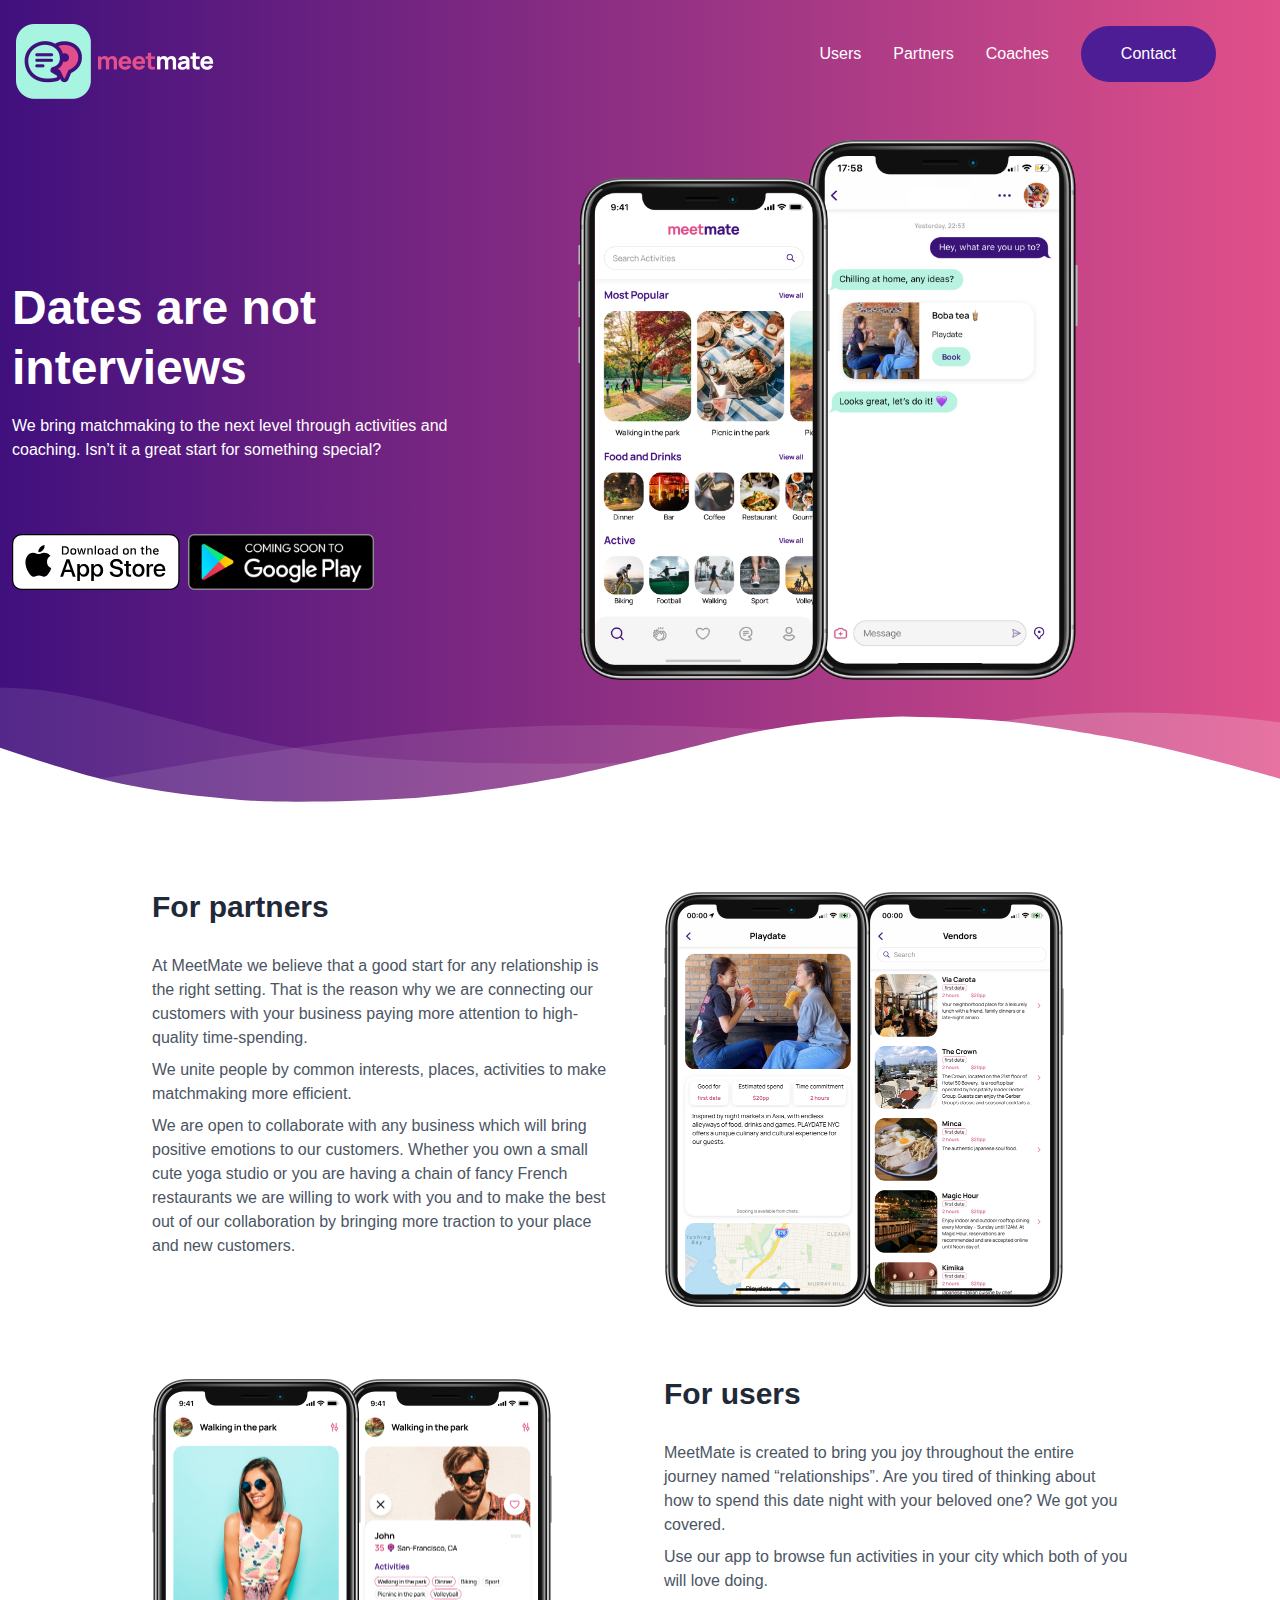
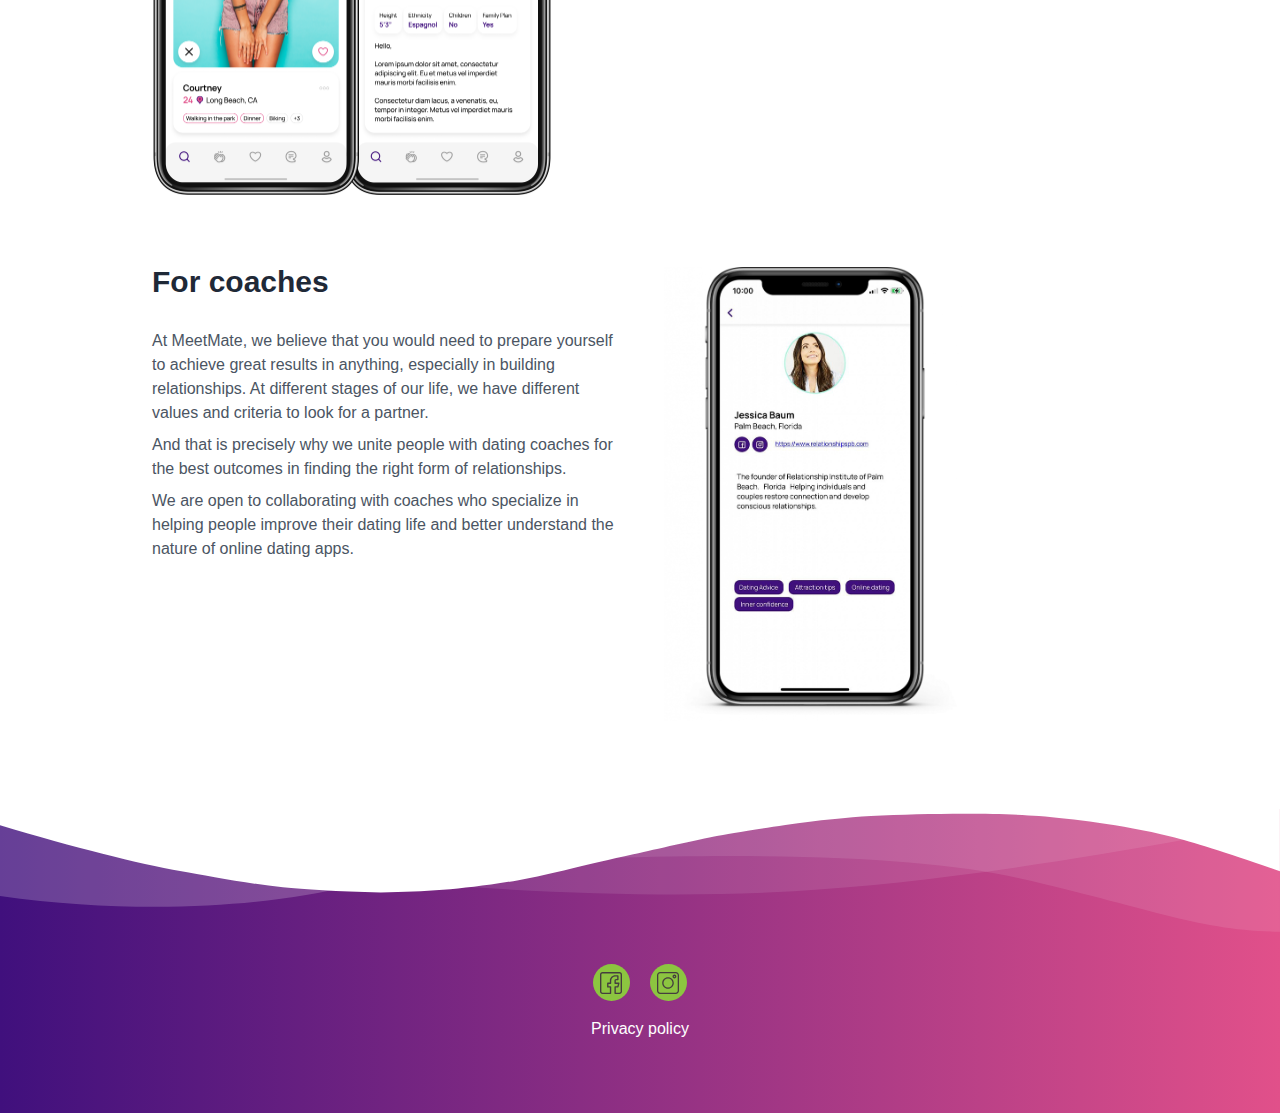
<file: index.html>
<!DOCTYPE html>
<html lang="en">
  <head>
    <meta charset="UTF-8" />
    <meta name="viewport" content="width=device-width, initial-scale=1.0" />
    <meta http-equiv="X-UA-Compatible" content="ie=edge" />
    <title>MeetMate</title>
    <meta name="description" content="" />
    <meta name="keywords" content="" />
    <meta name="author" content="" />
    <link rel="stylesheet" href="tailwind.min.css" />
    <link href="https://fonts.googleapis.com/css?family=Manrope:400,700" rel="stylesheet" />
    <style>
      .gradient {
        background: linear-gradient(90deg, #40107D 0%, #E1508A 100%);
      }
    </style>
  </head>
  <body class="leading-normal tracking-normal text-white gradient" style="font-family: 'Source Sans Pro', sans-serif;">
    <!--Nav-->
    <nav id="header" class="w-full z-30 top-0">
      <div class="w-full container mx-auto flex flex-wrap items-center justify-between mt-0 py-2">
        <div class="pl-4 mt-4 flex items-center">
          <a class="toggleColour no-underline hover:no-underline font-bold text-2xl lg:text-4xl" href="#">
            <img width="200" src="logo.png"/>
          </a>
        </div>
        <div class="flex flex-row w-full md:w-auto justify-between items-baseline text-md mt-4 lg:mt-0 lg:mr-16">
          <a href="/#users" class="block mr-8 mt-4 lg:inline-block lg:mt-0 text-white hover:underline hover:text-underline mr-4">Users</a>
          <a href="/#partners" class="block mr-8 mt-4 lg:inline-block lg:mt-0 text-white hover:underline hover:text-underline mr-4">Partners</a>
          <a href="/#coaches" class="block mr-8 mt-4 lg:inline-block lg:mt-0 text-white hover:underline hover:text-underline mr-4">Coaches</a>
          <a href="mailto:info@getmeetmate.com" class="lg:mx-0 bg-purple-900 text-white rounded-full py-4 px-10 opacity-100 focus:outline-none focus:shadow-outline transform transition hover:scale-105 duration-300 ease-in-out">
            Contact
          </a>
        </div>
      </div>
    </nav>
    <div>
      <div class="container px-3 mx-auto flex flex-wrap flex-col md:flex-row items-center">
        <!--Left Col-->
        <div class="flex flex-col w-full md:w-2/5 justify-center items-start text-center md:text-left">
          <h3 class="my-4 text-5xl font-bold leading-tight">Dates are not interviews</h3>
          <p class="leading-normal text-l mb-8">
            We bring matchmaking to the next level through activities and coaching. Isn’t it a great start for something special?
          </p>
          <div>
            <a href="#" class="float-left mt-10 h-14 focus:outline-none focus:shadow-outline transform transition hover:scale-105 duration-300 ease-in-out">
              <svg class="pointer-events-none" id="livetype" xlns="http://www.w3.org/2000/svg" height="56" viewBox="0 0 119.66407 40">
                <title>Coming soon to the App Store</title>
                <g>
                  <g>
                    <g>
                      <path d="M110.13477,0H9.53468c-.3667,0-.729,0-1.09473.002-.30615.002-.60986.00781-.91895.0127A13.21476,13.21476,0,0,0,5.5171.19141a6.66509,6.66509,0,0,0-1.90088.627A6.43779,6.43779,0,0,0,1.99757,1.99707,6.25844,6.25844,0,0,0,.81935,3.61816a6.60119,6.60119,0,0,0-.625,1.90332,12.993,12.993,0,0,0-.1792,2.002C.00587,7.83008.00489,8.1377,0,8.44434V31.5586c.00489.3105.00587.6113.01515.9219a12.99232,12.99232,0,0,0,.1792,2.0019,6.58756,6.58756,0,0,0,.625,1.9043A6.20778,6.20778,0,0,0,1.99757,38.001a6.27445,6.27445,0,0,0,1.61865,1.1787,6.70082,6.70082,0,0,0,1.90088.6308,13.45514,13.45514,0,0,0,2.0039.1768c.30909.0068.6128.0107.91895.0107C8.80567,40,9.168,40,9.53468,40H110.13477c.3594,0,.7246,0,1.084-.002.3047,0,.6172-.0039.9219-.0107a13.279,13.279,0,0,0,2-.1768,6.80432,6.80432,0,0,0,1.9082-.6308,6.27742,6.27742,0,0,0,1.6172-1.1787,6.39482,6.39482,0,0,0,1.1816-1.6143,6.60413,6.60413,0,0,0,.6191-1.9043,13.50643,13.50643,0,0,0,.1856-2.0019c.0039-.3106.0039-.6114.0039-.9219.0078-.3633.0078-.7246.0078-1.0938V9.53613c0-.36621,0-.72949-.0078-1.09179,0-.30664,0-.61426-.0039-.9209a13.5071,13.5071,0,0,0-.1856-2.002,6.6177,6.6177,0,0,0-.6191-1.90332,6.46619,6.46619,0,0,0-2.7988-2.7998,6.76754,6.76754,0,0,0-1.9082-.627,13.04394,13.04394,0,0,0-2-.17676c-.3047-.00488-.6172-.01074-.9219-.01269-.3594-.002-.7246-.002-1.084-.002Z"></path>
                      <path d="M8.44483,39.125c-.30468,0-.602-.0039-.90429-.0107a12.68714,12.68714,0,0,1-1.86914-.1631,5.88381,5.88381,0,0,1-1.65674-.5479,5.40573,5.40573,0,0,1-1.397-1.0166,5.32082,5.32082,0,0,1-1.02051-1.3965,5.72186,5.72186,0,0,1-.543-1.6572,12.41351,12.41351,0,0,1-.1665-1.875c-.00634-.2109-.01464-.9131-.01464-.9131V8.44434S.88185,7.75293.8877,7.5498a12.37039,12.37039,0,0,1,.16553-1.87207,5.7555,5.7555,0,0,1,.54346-1.6621A5.37349,5.37349,0,0,1,2.61183,2.61768,5.56543,5.56543,0,0,1,4.01417,1.59521a5.82309,5.82309,0,0,1,1.65332-.54394A12.58589,12.58589,0,0,1,7.543.88721L8.44532.875H111.21387l.9131.0127a12.38493,12.38493,0,0,1,1.8584.16259,5.93833,5.93833,0,0,1,1.6709.54785,5.59374,5.59374,0,0,1,2.415,2.41993,5.76267,5.76267,0,0,1,.5352,1.64892,12.995,12.995,0,0,1,.1738,1.88721c.0029.2832.0029.5874.0029.89014.0079.375.0079.73193.0079,1.09179V30.4648c0,.3633,0,.7178-.0079,1.0752,0,.3252,0,.6231-.0039.9297a12.73126,12.73126,0,0,1-.1709,1.8535,5.739,5.739,0,0,1-.54,1.67,5.48029,5.48029,0,0,1-1.0156,1.3857,5.4129,5.4129,0,0,1-1.3994,1.0225,5.86168,5.86168,0,0,1-1.668.5498,12.54218,12.54218,0,0,1-1.8692.1631c-.2929.0068-.5996.0107-.8974.0107l-1.084.002Z" style="fill: #fff"></path>
                    </g>
                    <g id="_Group_" data-name="<Group>">
                      <g id="_Group_2" data-name="<Group>">
                        <g id="_Group_3" data-name="<Group>">
                          <path id="_Path_" data-name="<Path>" d="M24.99671,19.88935a5.14625,5.14625,0,0,1,2.45058-4.31771,5.26776,5.26776,0,0,0-4.15039-2.24376c-1.74624-.1833-3.43913,1.04492-4.329,1.04492-.90707,0-2.27713-1.02672-3.75247-.99637a5.52735,5.52735,0,0,0-4.65137,2.8367c-2.01111,3.482-.511,8.59939,1.41551,11.414.96388,1.37823,2.09037,2.91774,3.56438,2.86315,1.4424-.05983,1.98111-.91977,3.7222-.91977,1.72494,0,2.23035.91977,3.73427.88506,1.54777-.02512,2.52292-1.38435,3.453-2.77563a11.39931,11.39931,0,0,0,1.579-3.21589A4.97284,4.97284,0,0,1,24.99671,19.88935Z"></path>
                          <path id="_Path_2" data-name="<Path>" d="M22.15611,11.47681a5.06687,5.06687,0,0,0,1.159-3.62989,5.15524,5.15524,0,0,0-3.33555,1.72582,4.82131,4.82131,0,0,0-1.18934,3.4955A4.26259,4.26259,0,0,0,22.15611,11.47681Z"></path>
                        </g>
                      </g>
                      <g>
                        <path d="M42.30178,27.13965h-4.7334l-1.13672,3.35645H34.42678l4.4834-12.418h2.083l4.4834,12.418H43.43752Zm-4.24316-1.54883h3.752L39.961,20.14355H39.9092Z"></path>
                        <path d="M55.1592,25.96973c0,2.81348-1.50586,4.62109-3.77832,4.62109a3.0693,3.0693,0,0,1-2.84863-1.584h-.043v4.48438h-1.8584V21.44238h1.79883v1.50586h.03418a3.21162,3.21162,0,0,1,2.88281-1.60059C53.64455,21.34766,55.1592,23.16406,55.1592,25.96973Zm-1.91016,0c0-1.833-.94727-3.03809-2.39258-3.03809-1.41992,0-2.375,1.23047-2.375,3.03809,0,1.82422.95508,3.0459,2.375,3.0459C52.30178,29.01563,53.249,27.81934,53.249,25.96973Z"></path>
                        <path d="M65.12453,25.96973c0,2.81348-1.50635,4.62109-3.77881,4.62109a3.0693,3.0693,0,0,1-2.84863-1.584h-.043v4.48438h-1.8584V21.44238h1.79883v1.50586h.03418a3.21162,3.21162,0,0,1,2.88281-1.60059C63.6094,21.34766,65.12453,23.16406,65.12453,25.96973Zm-1.91064,0c0-1.833-.94727-3.03809-2.39258-3.03809-1.41992,0-2.375,1.23047-2.375,3.03809,0,1.82422.95508,3.0459,2.375,3.0459C62.26662,29.01563,63.21389,27.81934,63.21389,25.96973Z"></path>
                        <path d="M71.70949,27.03613c.1377,1.23145,1.334,2.04,2.96875,2.04,1.56641,0,2.69336-.80859,2.69336-1.91895,0-.96387-.67969-1.541-2.28906-1.93652l-1.60937-.3877c-2.28027-.55078-3.33887-1.61719-3.33887-3.34766,0-2.14258,1.86719-3.61426,4.51758-3.61426,2.625,0,4.42383,1.47168,4.48438,3.61426h-1.876c-.1123-1.23926-1.13672-1.9873-2.63379-1.9873s-2.52148.75684-2.52148,1.8584c0,.87793.6543,1.39453,2.25488,1.79l1.36816.33594c2.54785.60254,3.60547,1.626,3.60547,3.44238,0,2.32324-1.84961,3.77832-4.793,3.77832-2.75391,0-4.61328-1.4209-4.7334-3.667Z"></path>
                        <path d="M83.34621,19.2998v2.14258h1.72168v1.47168H83.34621v4.99121c0,.77539.34473,1.13672,1.10156,1.13672a5.80752,5.80752,0,0,0,.61133-.043v1.46289a5.10351,5.10351,0,0,1-1.03223.08594c-1.833,0-2.54785-.68848-2.54785-2.44434V22.91406H80.16262V21.44238H81.479V19.2998Z"></path>
                        <path d="M86.064,25.96973c0-2.84863,1.67773-4.63867,4.29395-4.63867,2.625,0,4.29492,1.79,4.29492,4.63867,0,2.85645-1.66113,4.63867-4.29492,4.63867C87.72512,30.6084,86.064,28.82617,86.064,25.96973Zm6.69531,0c0-1.9541-.89551-3.10742-2.40137-3.10742s-2.40137,1.16211-2.40137,3.10742c0,1.96191.89551,3.10645,2.40137,3.10645S92.7593,27.93164,92.7593,25.96973Z"></path>
                        <path d="M96.18508,21.44238h1.77246v1.541h.043a2.1594,2.1594,0,0,1,2.17773-1.63574,2.86616,2.86616,0,0,1,.63672.06934v1.73828a2.59794,2.59794,0,0,0-.835-.1123,1.87264,1.87264,0,0,0-1.93652,2.083v5.37012h-1.8584Z"></path>
                        <path d="M109.38332,27.83691c-.25,1.64355-1.85059,2.77148-3.89844,2.77148-2.63379,0-4.26855-1.76465-4.26855-4.5957,0-2.83984,1.64355-4.68164,4.19043-4.68164,2.50488,0,4.08008,1.7207,4.08008,4.46582v.63672h-6.39453v.1123a2.358,2.358,0,0,0,2.43555,2.56445,2.04834,2.04834,0,0,0,2.09082-1.27344Zm-6.28223-2.70215h4.52637a2.1773,2.1773,0,0,0-2.2207-2.29785A2.292,2.292,0,0,0,103.10109,25.13477Z"></path>
                      </g>
                    </g>
                  </g>
                  <g id="_Group_4" data-name="<Group>">
                    <g>
                      <path d="M37.82619,8.731a2.63964,2.63964,0,0,1,2.80762,2.96484c0,1.90625-1.03027,3.002-2.80762,3.002H35.67092V8.731Zm-1.22852,5.123h1.125a1.87588,1.87588,0,0,0,1.96777-2.146,1.881,1.881,0,0,0-1.96777-2.13379h-1.125Z"></path>
                      <path d="M41.68068,12.44434a2.13323,2.13323,0,1,1,4.24707,0,2.13358,2.13358,0,1,1-4.24707,0Zm3.333,0c0-.97607-.43848-1.54687-1.208-1.54687-.77246,0-1.207.5708-1.207,1.54688,0,.98389.43457,1.55029,1.207,1.55029C44.57522,13.99463,45.01369,13.42432,45.01369,12.44434Z"></path>
                      <path d="M51.57326,14.69775h-.92187l-.93066-3.31641h-.07031l-.92676,3.31641h-.91309l-1.24121-4.50293h.90137l.80664,3.436h.06641l.92578-3.436h.85254l.92578,3.436h.07031l.80273-3.436h.88867Z"></path>
                      <path d="M53.85354,10.19482H54.709v.71533h.06641a1.348,1.348,0,0,1,1.34375-.80225,1.46456,1.46456,0,0,1,1.55859,1.6748v2.915h-.88867V12.00586c0-.72363-.31445-1.0835-.97168-1.0835a1.03294,1.03294,0,0,0-1.0752,1.14111v2.63428h-.88867Z"></path>
                      <path d="M59.09377,8.437h.88867v6.26074h-.88867Z"></path>
                      <path d="M61.21779,12.44434a2.13346,2.13346,0,1,1,4.24756,0,2.1338,2.1338,0,1,1-4.24756,0Zm3.333,0c0-.97607-.43848-1.54687-1.208-1.54687-.77246,0-1.207.5708-1.207,1.54688,0,.98389.43457,1.55029,1.207,1.55029C64.11232,13.99463,64.5508,13.42432,64.5508,12.44434Z"></path>
                      <path d="M66.4009,13.42432c0-.81055.60352-1.27783,1.6748-1.34424l1.21973-.07031v-.38867c0-.47559-.31445-.74414-.92187-.74414-.49609,0-.83984.18213-.93848.50049h-.86035c.09082-.77344.81836-1.26953,1.83984-1.26953,1.12891,0,1.76563.562,1.76563,1.51318v3.07666h-.85547v-.63281h-.07031a1.515,1.515,0,0,1-1.35254.707A1.36026,1.36026,0,0,1,66.4009,13.42432Zm2.89453-.38477v-.37646l-1.09961.07031c-.62012.0415-.90137.25244-.90137.64941,0,.40527.35156.64111.835.64111A1.0615,1.0615,0,0,0,69.29543,13.03955Z"></path>
                      <path d="M71.34816,12.44434c0-1.42285.73145-2.32422,1.86914-2.32422a1.484,1.484,0,0,1,1.38086.79h.06641V8.437h.88867v6.26074h-.85156v-.71143h-.07031a1.56284,1.56284,0,0,1-1.41406.78564C72.0718,14.772,71.34816,13.87061,71.34816,12.44434Zm.918,0c0,.95508.4502,1.52979,1.20313,1.52979.749,0,1.21191-.583,1.21191-1.52588,0-.93848-.46777-1.52979-1.21191-1.52979C72.72121,10.91846,72.26613,11.49707,72.26613,12.44434Z"></path>
                      <path d="M79.23,12.44434a2.13323,2.13323,0,1,1,4.24707,0,2.13358,2.13358,0,1,1-4.24707,0Zm3.333,0c0-.97607-.43848-1.54687-1.208-1.54687-.77246,0-1.207.5708-1.207,1.54688,0,.98389.43457,1.55029,1.207,1.55029C82.12453,13.99463,82.563,13.42432,82.563,12.44434Z"></path>
                      <path d="M84.66945,10.19482h.85547v.71533h.06641a1.348,1.348,0,0,1,1.34375-.80225,1.46456,1.46456,0,0,1,1.55859,1.6748v2.915H87.605V12.00586c0-.72363-.31445-1.0835-.97168-1.0835a1.03294,1.03294,0,0,0-1.0752,1.14111v2.63428h-.88867Z"></path>
                      <path d="M93.51516,9.07373v1.1416h.97559v.74854h-.97559V13.2793c0,.47168.19434.67822.63672.67822a2.96657,2.96657,0,0,0,.33887-.02051v.74023a2.9155,2.9155,0,0,1-.4834.04541c-.98828,0-1.38184-.34766-1.38184-1.21582v-2.543h-.71484v-.74854h.71484V9.07373Z"></path>
                      <path d="M95.70461,8.437h.88086v2.48145h.07031a1.3856,1.3856,0,0,1,1.373-.80664,1.48339,1.48339,0,0,1,1.55078,1.67871v2.90723H98.69v-2.688c0-.71924-.335-1.0835-.96289-1.0835a1.05194,1.05194,0,0,0-1.13379,1.1416v2.62988h-.88867Z"></path>
                      <path d="M104.76125,13.48193a1.828,1.828,0,0,1-1.95117,1.30273A2.04531,2.04531,0,0,1,100.73,12.46045a2.07685,2.07685,0,0,1,2.07617-2.35254c1.25293,0,2.00879.856,2.00879,2.27V12.688h-3.17969v.0498a1.1902,1.1902,0,0,0,1.19922,1.29,1.07934,1.07934,0,0,0,1.07129-.5459Zm-3.126-1.45117h2.27441a1.08647,1.08647,0,0,0-1.1084-1.1665A1.15162,1.15162,0,0,0,101.63527,12.03076Z"></path>
                    </g>
                  </g>
                </g>
              </svg>
            </a>
            <img class="float-right mt-10 focus:outline-none focus:shadow-outline transform transition hover:scale-105 duration-300 ease-in-out ml-2 h-14" src="android.png" alt="Coming soon to Google Play"/>
          </div>
        </div>
        <!--Right Col-->
        <div class="w-full md:w-3/6 pt-8 px-8 pb-16 md:px-16">  
          <img class="w-full" src="top.png" />
        </div>
      </div>
    </div>
    <div class="relative -mt-12 lg:-mt-24">
      <svg viewBox="0 0 1428 174" version="1.1" xmlns="http://www.w3.org/2000/svg" xmlns:xlink="http://www.w3.org/1999/xlink">
        <g stroke="none" stroke-width="1" fill="none" fill-rule="evenodd">
          <g transform="translate(-2.000000, 44.000000)" fill="#FFFFFF" fill-rule="nonzero">
            <path d="M0,0 C90.7283404,0.927527913 147.912752,27.187927 291.910178,59.9119003 C387.908462,81.7278826 543.605069,89.334785 759,82.7326078 C469.336065,156.254352 216.336065,153.6679 0,74.9732496" opacity="0.100000001"></path>
            <path
              d="M100,104.708498 C277.413333,72.2345949 426.147877,52.5246657 546.203633,45.5787101 C666.259389,38.6327546 810.524845,41.7979068 979,55.0741668 C931.069965,56.122511 810.303266,74.8455141 616.699903,111.243176 C423.096539,147.640838 250.863238,145.462612 100,104.708498 Z"
              opacity="0.100000001"
            ></path>
            <path d="M1046,51.6521276 C1130.83045,29.328812 1279.08318,17.607883 1439,40.1656806 L1439,120 C1271.17211,77.9435312 1140.17211,55.1609071 1046,51.6521276 Z" id="Path-4" opacity="0.200000003"></path>
          </g>
          <g transform="translate(-4.000000, 76.000000)" fill="#FFFFFF" fill-rule="nonzero">
            <path
              d="M0.457,34.035 C57.086,53.198 98.208,65.809 123.822,71.865 C181.454,85.495 234.295,90.29 272.033,93.459 C311.355,96.759 396.635,95.801 461.025,91.663 C486.76,90.01 518.727,86.372 556.926,80.752 C595.747,74.596 622.372,70.008 636.799,66.991 C663.913,61.324 712.501,49.503 727.605,46.128 C780.47,34.317 818.839,22.532 856.324,15.904 C922.689,4.169 955.676,2.522 1011.185,0.432 C1060.705,1.477 1097.39,3.129 1121.236,5.387 C1161.703,9.219 1208.621,17.821 1235.4,22.304 C1285.855,30.748 1354.351,47.432 1440.886,72.354 L1441.191,104.352 L1.121,104.031 L0.457,34.035 Z"
            ></path>
          </g>
        </g>
      </svg>
    </div>
    <section class="bg-white py-8">
      <div class="container max-w-5xl mx-auto m-8">
        <div id="partners" class="flex flex-wrap">
          <div class="w-full sm:w-1/2 p-6">
            <h2 class="text-3xl text-gray-800 font-bold leading-none mb-8">For partners</h2>
            <p class="text-gray-600 mb-2">
              At MeetMate we believe that a good start for any relationship is the right setting. That is the reason why we are connecting our customers with your business paying more attention to high-quality time-spending.
            </p><p class="text-gray-600 mb-2">
              We unite people by common interests, places, activities to make matchmaking more efficient.
            </p><p class="text-gray-600 mb-2">
              We are open to collaborate with any business which will bring positive emotions to our customers. Whether you own a small cute yoga studio or you are having a chain of fancy French restaurants we are willing to work with you and to make the best out of our collaboration by bringing more traction to your place and new customers.
            </p>
          </div>
          <div class="w-full sm:w-1/2 p-6"><img src="for_partners.png" width="400" alt=""></div>
        </div>
        <div id="users" class="flex flex-wrap flex-col-reverse sm:flex-row mt-6">
          <div class="w-full sm:w-1/2 p-6 mx-auto"><img src="for_users.png" width="400" alt=""></div>
          <div class="w-full sm:w-1/2 p-6">
            <div class="align-middle">
              <h2 class="text-3xl text-gray-800 font-bold leading-none mb-8">For users</h2>
              <p class="text-gray-600 mb-2">
                MeetMate is created to bring you joy throughout the entire journey named “relationships”. Are you tired of thinking about how to spend this date night with your beloved one? We got you covered.
              </p><p class="text-gray-600 mb-2">
                Use our app to browse fun activities in your city which both of you will love doing.
              </p>
            </div>
          </div>
        </div>
        <div id="coaches" class="flex flex-wrap mt-6">
          <div class="w-full sm:w-1/2 p-6">
            <h2 class="text-3xl text-gray-800 font-bold leading-none mb-8">For coaches</h2>
            <p class="text-gray-600 mb-2">
              At MeetMate, we believe that you would need to prepare yourself to achieve great results in anything, especially in building relationships. At different stages of our life, we have different values and criteria to look for a partner.
            </p><p class="text-gray-600 mb-2">
              And that is precisely why we unite people with dating coaches for the best outcomes in finding the right form of relationships.
            </p><p class="text-gray-600 mb-2">
              We are open to collaborating with coaches who specialize in helping people improve their dating life and better understand the nature of online dating apps.
            </p>
          </div>
          <div class="w-full sm:w-1/2 p-6"><img src="for_coaches.png" width="300" alt=""></div>
        </div>
      </div>
    </section>
    <svg class="wave-top" viewBox="0 0 1439 147" version="1.1" xmlns="http://www.w3.org/2000/svg" xmlns:xlink="http://www.w3.org/1999/xlink">
      <g stroke="none" stroke-width="1" fill="none" fill-rule="evenodd">
        <g transform="translate(-1.000000, -14.000000)" fill-rule="nonzero">
          <g class="wave" fill="#ffffff">
            <path
              d="M1440,84 C1383.555,64.3 1342.555,51.3 1317,45 C1259.5,30.824 1206.707,25.526 1169,22 C1129.711,18.326 1044.426,18.475 980,22 C954.25,23.409 922.25,26.742 884,32 C845.122,37.787 818.455,42.121 804,45 C776.833,50.41 728.136,61.77 713,65 C660.023,76.309 621.544,87.729 584,94 C517.525,105.104 484.525,106.438 429,108 C379.49,106.484 342.823,104.484 319,102 C278.571,97.783 231.737,88.736 205,84 C154.629,75.076 86.296,57.743 0,32 L0,0 L1440,0 L1440,84 Z"
            ></path>
          </g>
          <g transform="translate(1.000000, 15.000000)" fill="#FFFFFF">
            <g transform="translate(719.500000, 68.500000) rotate(-180.000000) translate(-719.500000, -68.500000) ">
              <path d="M0,0 C90.7283404,0.927527913 147.912752,27.187927 291.910178,59.9119003 C387.908462,81.7278826 543.605069,89.334785 759,82.7326078 C469.336065,156.254352 216.336065,153.6679 0,74.9732496" opacity="0.100000001"></path>
              <path
                d="M100,104.708498 C277.413333,72.2345949 426.147877,52.5246657 546.203633,45.5787101 C666.259389,38.6327546 810.524845,41.7979068 979,55.0741668 C931.069965,56.122511 810.303266,74.8455141 616.699903,111.243176 C423.096539,147.640838 250.863238,145.462612 100,104.708498 Z"
                opacity="0.100000001"
              ></path>
              <path d="M1046,51.6521276 C1130.83045,29.328812 1279.08318,17.607883 1439,40.1656806 L1439,120 C1271.17211,77.9435312 1140.17211,55.1609071 1046,51.6521276 Z" opacity="0.200000003"></path>
            </g>
          </g>
        </g>
      </g>
    </svg>
    <section class="container mx-auto text-center py-6 mb-12">
      <div class="container mx-auto">
        <div class="flex justify-center">
          <a href="https://www.facebook.com/getmeetmate">
            <svg width="37" height="37" viewBox="0 0 37 37" fill="none" xmlns="http://www.w3.org/2000/svg">
            <circle cx="18.5" cy="18.5" r="18.5" fill="#8CC540"/>
            <path d="M9.48142 30H17.5518C17.9312 30 18.2393 29.692 18.2393 29.3125C18.2393 29.1658 18.2301 23.0425 18.2292 22.8958C18.2292 22.5163 17.9212 22.2083 17.5417 22.2083H15.4792V19.9167H17.5417C17.9212 19.9167 18.2292 19.6087 18.2292 19.2292V16.6469C18.2292 14.4066 20.0524 12.5833 22.2928 12.5833H24.1875V14.875H23.0417C22.1571 14.875 21.4375 15.5946 21.4375 16.4792V19.2292C21.4375 19.6087 21.7455 19.9167 22.125 19.9167H24.9117L24.3388 22.2083H22.125C21.7455 22.2083 21.4375 22.5163 21.4375 22.8958V29.3125C21.4375 29.692 21.7455 30 22.125 30H26.5186C27.8872 30 29 28.8872 29 27.5186V10.4814C29 9.11283 27.8872 8 26.5186 8H9.48142C8.11283 8 7 9.11283 7 10.4814V27.5195C7 28.8872 8.11283 30 9.48142 30ZM8.375 10.4814C8.375 9.87092 8.87092 9.375 9.48142 9.375H26.5195C27.13 9.375 27.6259 9.87092 27.6259 10.4814V27.5195C27.6259 28.13 27.13 28.6259 26.5195 28.6259H22.8125V23.5833H24.875C25.1903 23.5833 25.4653 23.3688 25.5423 23.0627L26.459 19.396C26.5672 18.9624 26.2399 18.5417 25.7917 18.5417H22.8125V16.4792C22.8125 16.3545 22.917 16.25 23.0417 16.25H24.875C25.2545 16.25 25.5625 15.942 25.5625 15.5625V11.8958C25.5625 11.5163 25.2545 11.2083 24.875 11.2083H22.2928C19.2943 11.2083 16.8542 13.6485 16.8542 16.6469V18.5417H14.7917C14.4122 18.5417 14.1042 18.8497 14.1042 19.2292V22.8958C14.1042 23.2753 14.4122 23.5833 14.7917 23.5833H16.8542V28.625H9.48142C8.87092 28.625 8.375 28.1291 8.375 27.5186V10.4814Z" fill="#453E3E"/>
            </svg>
          </a>
          <a class="ml-5" href="https://www.instagram.com/meet_my_mate/">
            <svg width="37" height="37" viewBox="0 0 37 37" fill="none" xmlns="http://www.w3.org/2000/svg">
              <circle cx="18.5" cy="18.5" r="18.5" fill="#8CC540"/>
              <path d="M10.2227 30H25.7773C27.5543 30 29 28.5543 29 26.7773V11.2227C29 9.44566 27.5543 8 25.7773 8H10.2227C8.44566 8 7 9.44566 7 11.2227V26.7773C7 28.5543 8.44566 30 10.2227 30ZM8.28906 11.2227C8.28906 10.1565 9.15649 9.28906 10.2227 9.28906H25.7773C26.8435 9.28906 27.7109 10.1565 27.7109 11.2227V26.7773C27.7109 27.8435 26.8435 28.7109 25.7773 28.7109H10.2227C9.15649 28.7109 8.28906 27.8435 8.28906 26.7773V11.2227Z" fill="#453E3E"/>
              <path d="M18 24.8008C21.1985 24.8008 23.8008 22.1985 23.8008 19C23.8008 15.8015 21.1985 13.1992 18 13.1992C14.8015 13.1992 12.1992 15.8015 12.1992 19C12.1992 22.1985 14.8015 24.8008 18 24.8008ZM18 14.4883C20.4878 14.4883 22.5117 16.5122 22.5117 19C22.5117 21.4878 20.4878 23.5117 18 23.5117C15.5122 23.5117 13.4883 21.4878 13.4883 19C13.4883 16.5122 15.5122 14.4883 18 14.4883Z" fill="#453E3E"/>
              <path d="M24.4453 14.4883C25.5115 14.4883 26.3789 13.6208 26.3789 12.5547C26.3789 11.4885 25.5115 10.6211 24.4453 10.6211C23.3792 10.6211 22.5117 11.4885 22.5117 12.5547C22.5117 13.6208 23.3792 14.4883 24.4453 14.4883ZM24.4453 11.9102C24.8006 11.9102 25.0898 12.1994 25.0898 12.5547C25.0898 12.91 24.8006 13.1992 24.4453 13.1992C24.09 13.1992 23.8008 12.91 23.8008 12.5547C23.8008 12.1994 24.09 11.9102 24.4453 11.9102Z" fill="#453E3E"/>
            </svg>
          </a>
        </div>
        <div class="mt-4 items-center">
          <a class="hover:underline hover:text-underline" href="/privacy-policy.html">Privacy policy</a>
        </div>
          <!--<div class="md:w-1/2">
            <p class="text-white mb-1 text-justify">MeetMate for Android is being worked on. Sign up for updates or to help beta test:</p>
            <form class="flex flex-row" action="https://static.mailerlite.com" data-code="d0r1s7" method="post" target="_blank">
              <input aria-label="Email address" type="email" name="fields[email]" autocomplete="email" placeholder="Enter your email" required="" class="flex-grow border py-1 px-2 text-gray-800 rounded">
              <input type="hidden" name="ml-submit" value="1">
              <input class="bg-gray-800 hover:bg-initiative-orange text-white font-bold py-2 px-4 rounded cursor-pointer mx-2" type="submit" value="Subscribe" name="subscribe">
            </form>
          </div> -->
      </div>
    </section>
  </body>
</html>
</file>
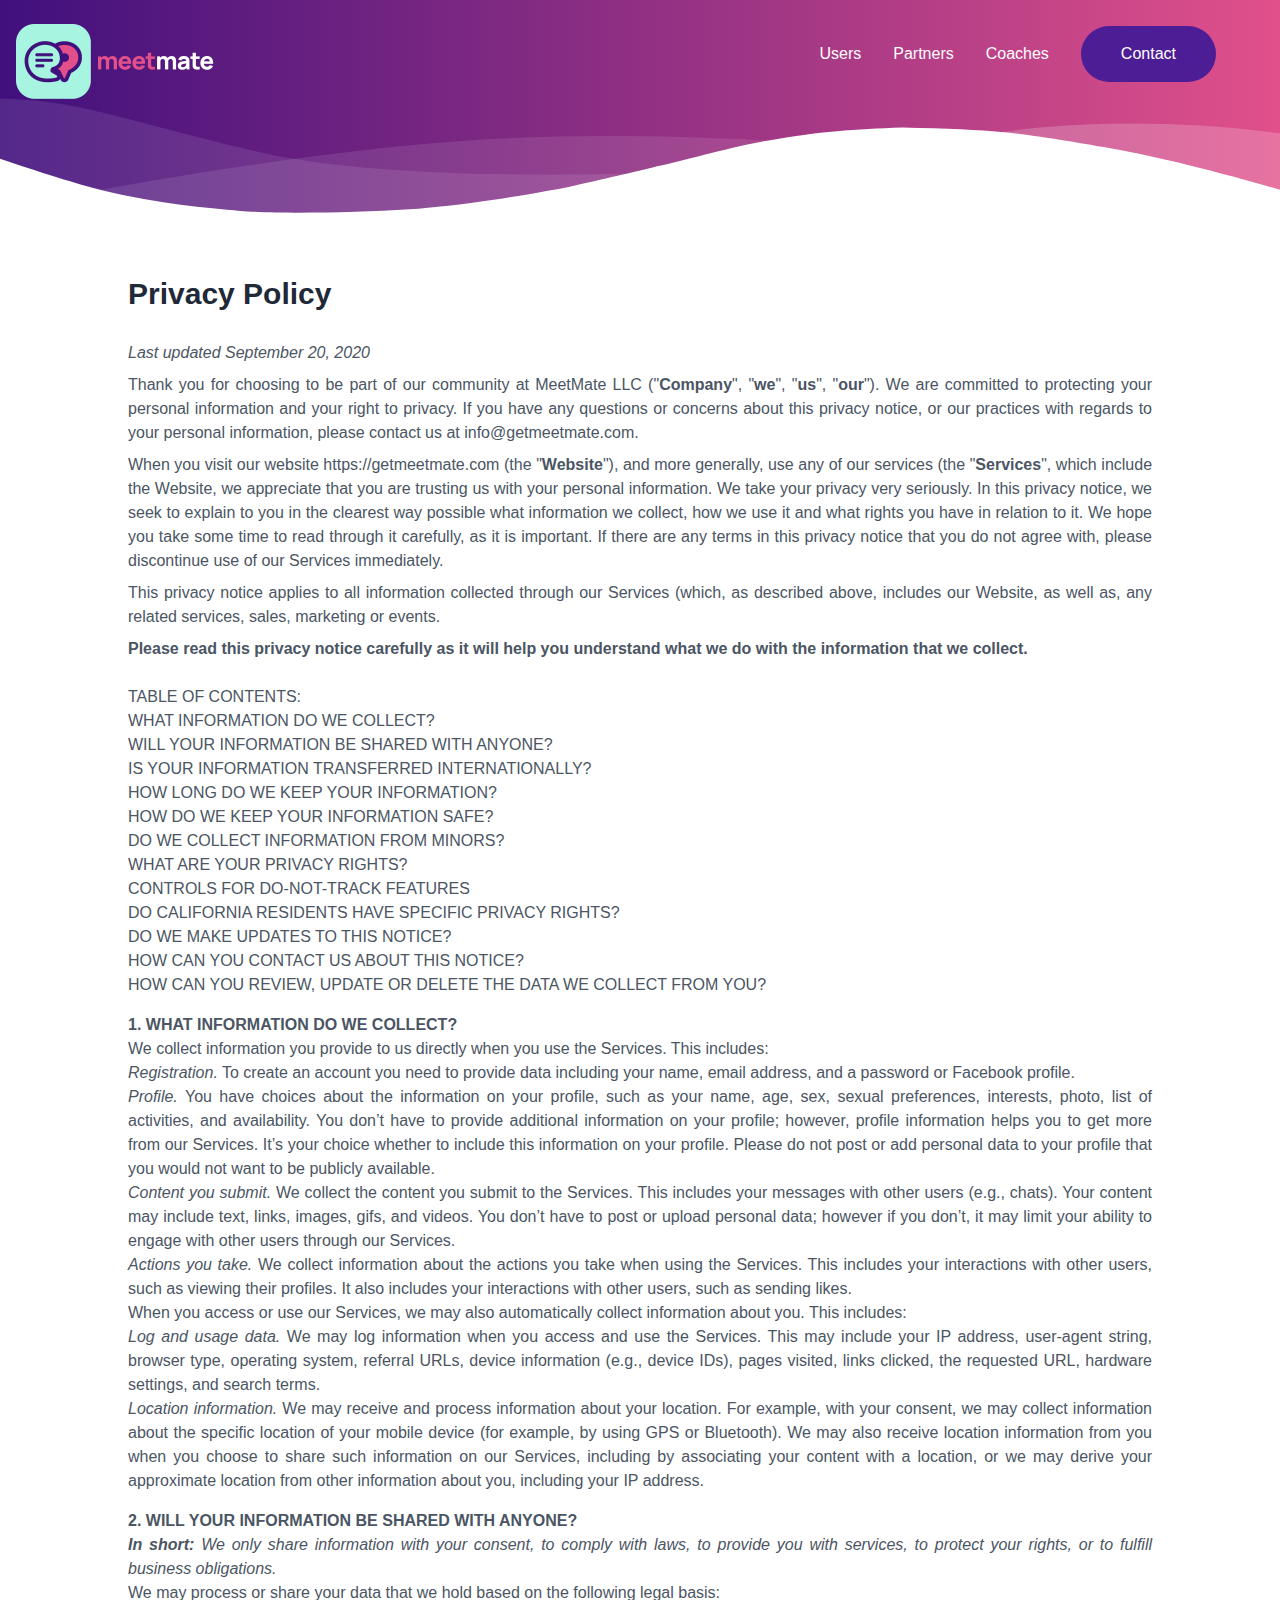
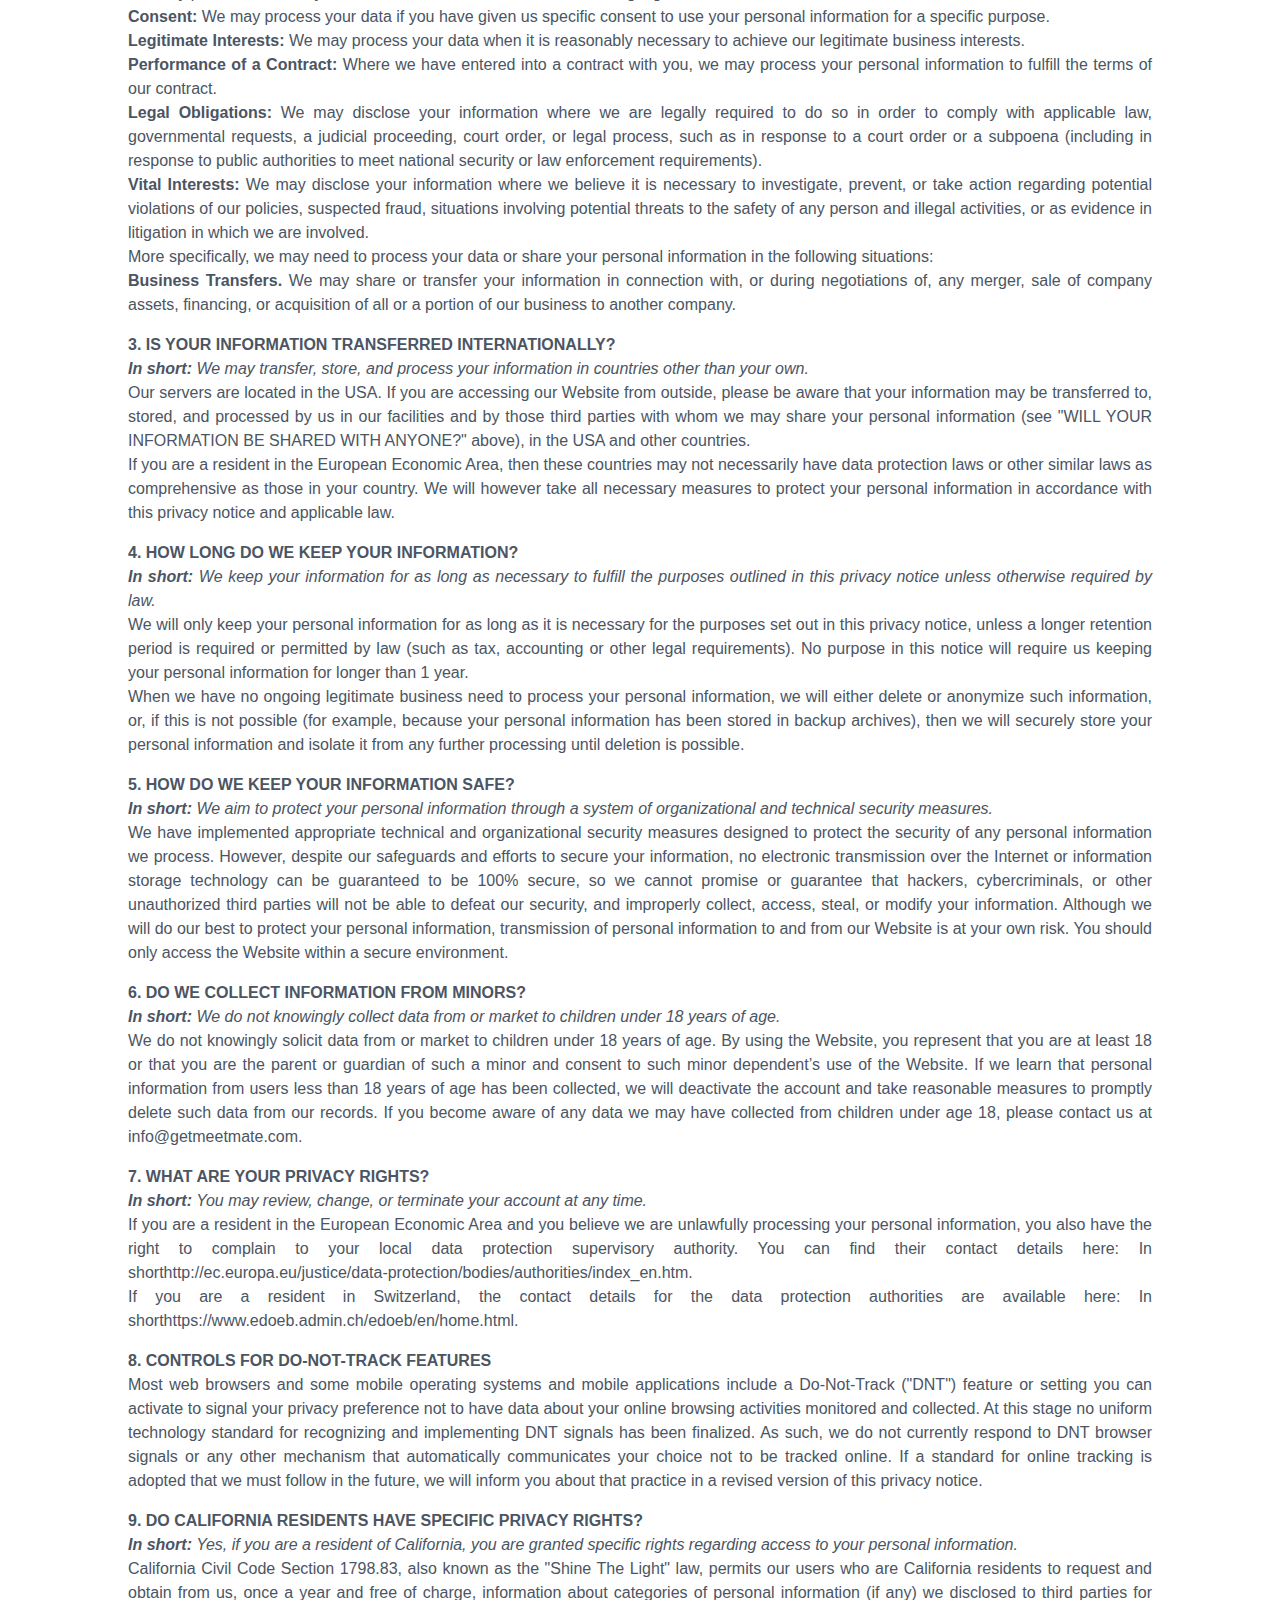
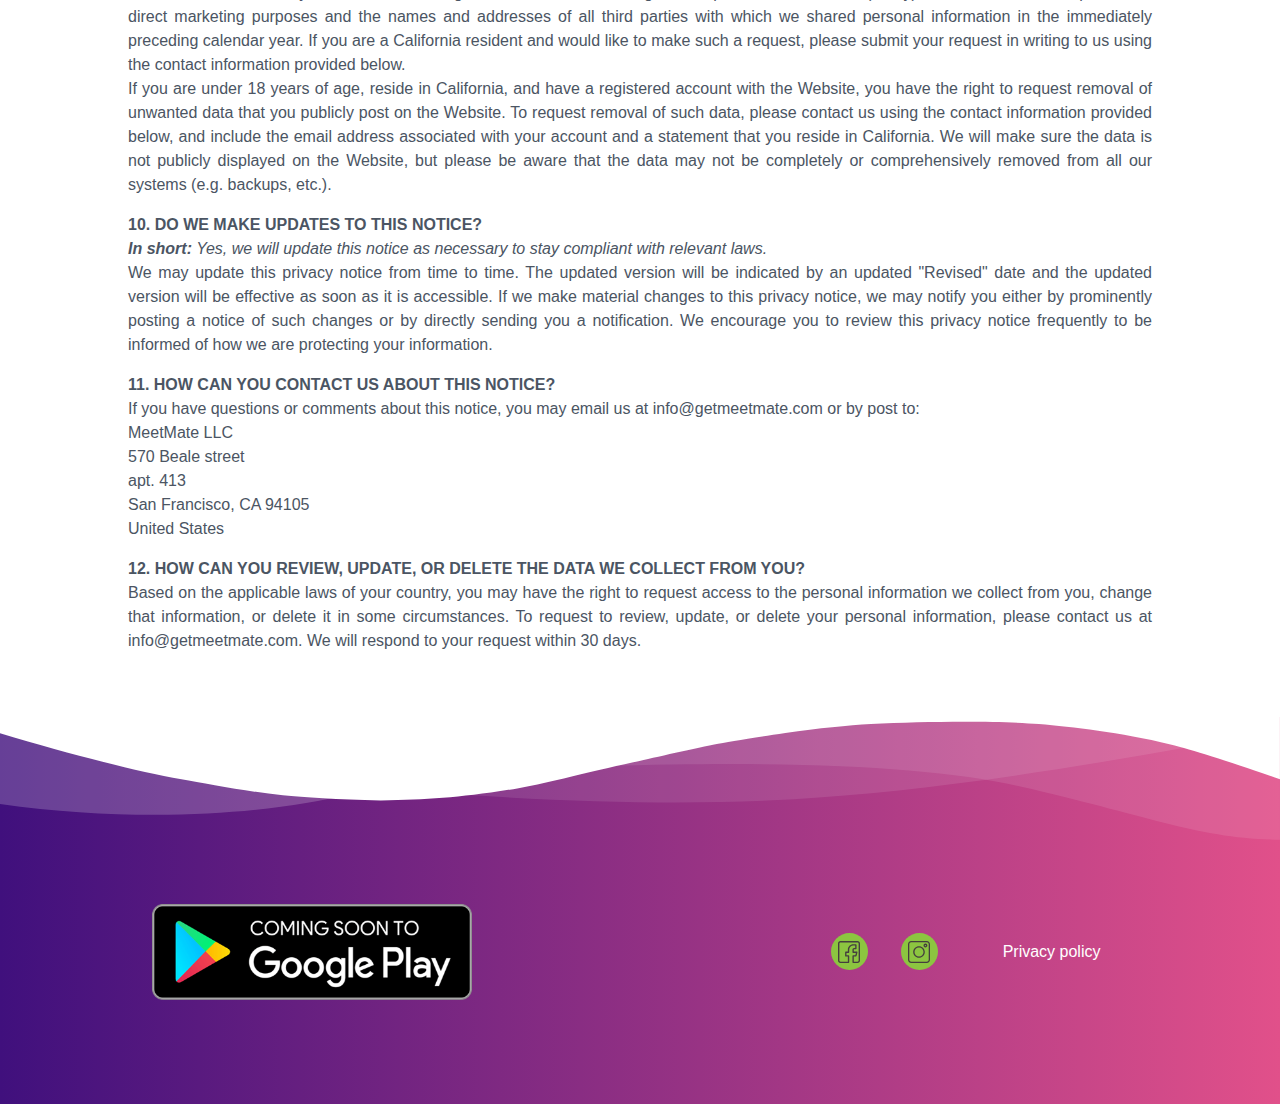
<file: privacy-policy.html>
<!DOCTYPE html>
<html lang="en">
  <head>
    <meta charset="UTF-8" />
    <meta name="viewport" content="width=device-width, initial-scale=1.0" />
    <meta http-equiv="X-UA-Compatible" content="ie=edge" />
    <title>MeetMate</title>
    <meta name="description" content="" />
    <meta name="keywords" content="" />
    <meta name="author" content="" />
    <link rel="stylesheet" href="tailwind.min.css" />
    <link href="https://fonts.googleapis.com/css?family=Manrope:400,700" rel="stylesheet" />
    <style>
      .gradient {
        background: linear-gradient(90deg, #40107D 0%, #E1508A 100%);
      }
    </style>
  </head>
  <body class="leading-normal tracking-normal text-white gradient" style="font-family: 'Source Sans Pro', sans-serif;">
    <!--Nav-->
    <nav id="header" class="w-full z-30 top-0">
      <div class="w-full container mx-auto flex flex-wrap items-center justify-between mt-0 py-2">
        <div class="pl-4 mt-4 flex items-center">
          <a class="toggleColour no-underline hover:no-underline font-bold text-2xl lg:text-4xl" href="#">
            <img width="200" src="logo.png"/>
          </a>
        </div>
        <div class="flex flex-row w-full md:w-auto justify-between items-baseline text-md mt-4 lg:mt-0 lg:mr-16">
          <a href="/#users" class="block mr-8 mt-4 lg:inline-block lg:mt-0 text-white hover:underline hover:text-underline mr-4">Users</a>
          <a href="/#partners" class="block mr-8 mt-4 lg:inline-block lg:mt-0 text-white hover:underline hover:text-underline mr-4">Partners</a>
          <a href="/#coaches" class="block mr-8 mt-4 lg:inline-block lg:mt-0 text-white hover:underline hover:text-underline mr-4">Coaches</a>
          <a href="mailto:info@getmeetmate.com" class="lg:mx-0 bg-purple-900 text-white rounded-full py-4 px-10 opacity-100 focus:outline-none focus:shadow-outline transform transition hover:scale-105 duration-300 ease-in-out">
            Contact
          </a>
        </div>
      </div>
    </nav>
    <div class="relative -mt-1 lg:-mt-12">
      <svg viewBox="0 0 1428 174" version="1.1" xmlns="http://www.w3.org/2000/svg" xmlns:xlink="http://www.w3.org/1999/xlink">
        <g stroke="none" stroke-width="1" fill="none" fill-rule="evenodd">
          <g transform="translate(-2.000000, 44.000000)" fill="#FFFFFF" fill-rule="nonzero">
            <path d="M0,0 C90.7283404,0.927527913 147.912752,27.187927 291.910178,59.9119003 C387.908462,81.7278826 543.605069,89.334785 759,82.7326078 C469.336065,156.254352 216.336065,153.6679 0,74.9732496" opacity="0.100000001"></path>
            <path
              d="M100,104.708498 C277.413333,72.2345949 426.147877,52.5246657 546.203633,45.5787101 C666.259389,38.6327546 810.524845,41.7979068 979,55.0741668 C931.069965,56.122511 810.303266,74.8455141 616.699903,111.243176 C423.096539,147.640838 250.863238,145.462612 100,104.708498 Z"
              opacity="0.100000001"
            ></path>
            <path d="M1046,51.6521276 C1130.83045,29.328812 1279.08318,17.607883 1439,40.1656806 L1439,120 C1271.17211,77.9435312 1140.17211,55.1609071 1046,51.6521276 Z" id="Path-4" opacity="0.200000003"></path>
          </g>
          <g transform="translate(-4.000000, 76.000000)" fill="#FFFFFF" fill-rule="nonzero">
            <path
              d="M0.457,34.035 C57.086,53.198 98.208,65.809 123.822,71.865 C181.454,85.495 234.295,90.29 272.033,93.459 C311.355,96.759 396.635,95.801 461.025,91.663 C486.76,90.01 518.727,86.372 556.926,80.752 C595.747,74.596 622.372,70.008 636.799,66.991 C663.913,61.324 712.501,49.503 727.605,46.128 C780.47,34.317 818.839,22.532 856.324,15.904 C922.689,4.169 955.676,2.522 1011.185,0.432 C1060.705,1.477 1097.39,3.129 1121.236,5.387 C1161.703,9.219 1208.621,17.821 1235.4,22.304 C1285.855,30.748 1354.351,47.432 1440.886,72.354 L1441.191,104.352 L1.121,104.031 L0.457,34.035 Z"
            ></path>
          </g>
        </g>
      </svg>
    </div>
    <section class="bg-white py-8 text-gray-600">
      <div class="container max-w-5xl mx-auto m-8">
        <div class="privacy text-justify">
        	<h1 class="text-3xl text-gray-800 font-bold leading-none mb-8">Privacy Policy</h1>
        	<i>Last updated September 20, 2020</i>
        	<div class="mt-2">Thank you for choosing to be part of our community at MeetMate LLC ("<strong>Company</strong>", "<strong>we</strong>", "<strong>us</strong>", "<strong>our</strong>"). We are committed to protecting your personal information and your right to privacy. If you have any questions or concerns about this privacy notice, or our practices with regards to your personal information, please contact us at <a href="mailto:info@getmeetmate.com">info@getmeetmate.com</a>.</div>
        	<div class="mt-2">When you visit our website <a href="https://getmeetmate.com">https://getmeetmate.com</a> (the "<strong>Website</strong>"), and more generally, use any of our services (the "<strong>Services</strong>", which include the Website, we appreciate that you are trusting us with your personal information. We take your privacy very seriously. In this privacy notice, we seek to explain to you in the clearest way possible what information we collect, how we use it and what rights you have in relation to it. We hope you take some time to read through it carefully, as it is important. If there are any terms in this privacy notice that you do not agree with, please discontinue use of our Services immediately.</div>
        	<div class="mt-2">This privacy notice applies to all information collected through our Services (which, as described above, includes our Website, as well as, any related services, sales, marketing or events.</div>
        	<div class="mt-2"><strong>Please read this privacy notice carefully as it will help you understand what we do with the information that we collect.</strong></div>
        	<div class="mt-6">TABLE OF CONTENTS:
        		<ol>
        			<li><a href="#infocollect">WHAT INFORMATION DO WE COLLECT?</a></li>
        			<li><a href="#infoshare">WILL YOUR INFORMATION BE SHARED WITH ANYONE?</a></li>
        			<li><a href="#intltransfers">IS YOUR INFORMATION TRANSFERRED INTERNATIONALLY?</a></li>
        			<li><a href="#inforetain">HOW LONG DO WE KEEP YOUR INFORMATION?</a></li>
        			<li><a href="#infosafe">HOW DO WE KEEP YOUR INFORMATION SAFE?</a></li>
        			<li><a href="#infominors">DO WE COLLECT INFORMATION FROM MINORS?</a></li>
        			<li><a href="#privacyrights">WHAT ARE YOUR PRIVACY RIGHTS?</a></li>
        			<li><a href="#DNT">CONTROLS FOR DO-NOT-TRACK FEATURES</a></li>
        			<li><a href="#caresidents">DO CALIFORNIA RESIDENTS HAVE SPECIFIC PRIVACY RIGHTS?</a></li>
        			<li><a href="#policyupdates">DO WE MAKE UPDATES TO THIS NOTICE?</a></li>
        			<li><a href="#contact">HOW CAN YOU CONTACT US ABOUT THIS NOTICE?</a></li>
        			<li><a href="#request">HOW CAN YOU REVIEW, UPDATE OR DELETE THE DATA WE COLLECT FROM YOU?</a></li>
        		</ol>
        	</div>
        	<div class="mt-4" id="infocollect"><strong>1. WHAT INFORMATION DO WE COLLECT?</strong></div>
        	<div>
            <p>We collect information you provide to us directly when you use the Services. This includes:</p>
            <p><em>Registration.</em> To create an account you need to provide data including your name, email address, and a password or Facebook profile.</p>
            <p><em>Profile.</em> You have choices about the information on your profile, such as your name, age, sex, sexual preferences, interests, photo, list of activities, and availability. You don’t have to provide additional information on your profile; however, profile information helps you to get more from our Services. It’s your choice whether to include this information on your profile. Please do not post or add personal data to your profile that you would not want to be publicly available.</p>
            <p><em>Content you submit.</em> We collect the content you submit to the Services. This includes your messages with other users (e.g., chats). Your content may include text, links, images, gifs, and videos. You don’t have to post or upload personal data; however if you don’t, it may limit your ability to engage with other users through our Services.</p>
            <p><em>Actions you take.</em> We collect information about the actions you take when using the Services. This includes your interactions with other users, such as viewing their profiles. It also includes your interactions with other users, such as sending likes.</p>
        	</div>
        	<div>
            <p>When you access or use our Services, we may also automatically collect information about you. This includes:</p>
            <p><em>Log and usage data.</em> We may log information when you access and use the Services. This may include your IP address, user-agent string, browser type, operating system, referral URLs, device information (e.g., device IDs), pages visited, links clicked, the requested URL, hardware settings, and search terms.</p>
            <p><em>Location information.</em> We may receive and process information about your location. For example, with your consent, we may collect information about the specific location of your mobile device (for example, by using GPS or Bluetooth). We may also receive location information from you when you choose to share such information on our Services, including by associating your content with a location, or we may derive your approximate location from other information about you, including your IP address.</p>
        	</div>
        	<div class="mt-4" id="infoshare"><strong>2. WILL YOUR INFORMATION BE SHARED WITH ANYONE?</strong></div>
        	<div><strong><em>In short:</em></strong><em> We only share information with your consent, to comply with laws, to provide you with services, to protect your rights, or to fulfill business obligations.</em></div>
        	<div>We may process or share your data that we hold based on the following legal basis:
        		<ul>
        			<li><strong>Consent:</strong> We may process your data if you have given us specific consent to use your personal information for a specific purpose.</li>
        			<li><strong>Legitimate Interests:</strong> We may process your data when it is reasonably necessary to achieve our legitimate business interests.</li>
        			<li><strong>Performance of a Contract:</strong> Where we have entered into a contract with you, we may process your personal information to fulfill the terms of our contract.</li>
        			<li><strong>Legal Obligations:</strong> We may disclose your information where we are legally required to do so in order to comply with applicable law, governmental requests, a judicial proceeding, court order, or legal process, such as in response to a court order or a subpoena (including in response to public authorities to meet national security or law enforcement requirements).</li>
        			<li><strong>Vital Interests:</strong> We may disclose your information where we believe it is necessary to investigate, prevent, or take action regarding potential violations of our policies, suspected fraud, situations involving potential threats to the safety of any person and illegal activities, or as evidence in litigation in which we are involved.</li>
        		</ul>
        	</div>
        	<div>More specifically, we may need to process your data or share your personal information in the following situations:
        		<ul><li><strong>Business Transfers.</strong> We may share or transfer your information in connection with, or during negotiations of, any merger, sale of company assets, financing, or acquisition of all or a portion of our business to another company.</li></ul>
        	</div>
        	<div class="mt-4" id="intltransfers"><strong>3. IS YOUR INFORMATION TRANSFERRED INTERNATIONALLY?</strong></div>
        	<div><strong><em>In short:</em></strong><em> We may transfer, store, and process your information in countries other than your own.</em></div>
        	<div>Our servers are located in the USA. If you are accessing our Website from outside, please be aware that your information may be transferred to, stored, and processed by us in our facilities and by those third parties with whom we may share your personal information (see "<a href="#infoshare">WILL YOUR INFORMATION BE SHARED WITH ANYONE?</a>" above), in the USA and other countries.</div>
        	<div>If you are a resident in the European Economic Area, then these countries may not necessarily have data protection laws or other similar laws as comprehensive as those in your country. We will however take all necessary measures to protect your personal information in accordance with this privacy notice and applicable law.</div>
        	<div class="mt-4" id="inforetain"><strong>4. HOW LONG DO WE KEEP YOUR INFORMATION?</strong></div>
        	<div><strong><em>In short:</em></strong><em> We keep your information for as long as necessary to fulfill the purposes outlined in this privacy notice unless otherwise required by law.</em></div><div>We will only keep your personal information for as long as it is necessary for the purposes set out in this privacy notice, unless a longer retention period is required or permitted by law (such as tax, accounting or other legal requirements). No purpose in this notice will require us keeping your personal information for longer than 1 year.</div>
        	<div>When we have no ongoing legitimate business need to process your personal information, we will either delete or anonymize such information, or, if this is not possible (for example, because your personal information has been stored in backup archives), then we will securely store your personal information and isolate it from any further processing until deletion is possible.</div>
        	<div class="mt-4" id="infosafe"><strong>5. HOW DO WE KEEP YOUR INFORMATION SAFE?</strong></div>
        	<div><em><strong>In short:</strong> We aim to protect your personal information through a system of organizational and technical security measures.</em></div>
        	<div>We have implemented appropriate technical and organizational security measures designed to protect the security of any personal information we process. However, despite our safeguards and efforts to secure your information, no electronic transmission over the Internet or information storage technology can be guaranteed to be 100% secure, so we cannot promise or guarantee that hackers, cybercriminals, or other unauthorized third parties will not be able to defeat our security, and improperly collect, access, steal, or modify your information. Although we will do our best to protect your personal information, transmission of personal information to and from our Website is at your own risk. You should only access the Website within a secure environment.</div>
        	<div class="mt-4" id="infominors"><strong>6. DO WE COLLECT INFORMATION FROM MINORS?</strong></div>
        	<div><em><strong>In short:</strong> We do not knowingly collect data from or market to children under 18 years of age.</em></div>
        	<div>We do not knowingly solicit data from or market to children under 18 years of age. By using the Website, you represent that you are at least 18 or that you are the parent or guardian of such a minor and consent to such minor dependent’s use of the Website. If we learn that personal information from users less than 18 years of age has been collected, we will deactivate the account and take reasonable measures to promptly delete such data from our records. If you become aware of any data we may have collected from children under age 18, please contact us at <a href="mailto:info@getmeetmate.com">info@getmeetmate.com</a>.</div>
        	<div class="mt-4" id="privacyrights"><strong>7. WHAT ARE YOUR PRIVACY RIGHTS?</strong></div>
        	<div><em><strong>In short:</strong> You may review, change, or terminate your account at any time.</em></div>
        	<div>If you are a resident in the European Economic Area and you believe we are unlawfully processing your personal information, you also have the right to complain to your local data protection supervisory authority. You can find their contact details here: In short<a href="http://ec.europa.eu/justice/data-protection/bodies/authorities/index_en.htm" rel="noopener noreferrer" target="_blank">http://ec.europa.eu/justice/data-protection/bodies/authorities/index_en.htm</a>.</div><div>If you are a resident in Switzerland, the contact details for the data protection authorities are available here: In short<a href="https://www.edoeb.admin.ch/edoeb/en/home.html" rel="noopener noreferrer" target="_blank">https://www.edoeb.admin.ch/edoeb/en/home.html</a>.</div>
        	<div class="mt-4" id="DNT"><strong>8. CONTROLS FOR DO-NOT-TRACK FEATURES</strong></div>
        	<div>Most web browsers and some mobile operating systems and mobile applications include a Do-Not-Track ("DNT") feature or setting you can activate to signal your privacy preference not to have data about your online browsing activities monitored and collected. At this stage no uniform technology standard for recognizing and implementing DNT signals has been finalized. As such, we do not currently respond to DNT browser signals or any other mechanism that automatically communicates your choice not to be tracked online. If a standard for online tracking is adopted that we must follow in the future, we will inform you about that practice in a revised version of this privacy notice.</div>
        	<div class="mt-4" id="caresidents"><strong>9. DO CALIFORNIA RESIDENTS HAVE SPECIFIC PRIVACY RIGHTS?</strong></div>
        	<div><em><strong>In short:</strong> Yes, if you are a resident of California, you are granted specific rights regarding access to your personal information.</em></div>
        	<div>California Civil Code Section 1798.83, also known as the "Shine The Light" law, permits our users who are California residents to request and obtain from us, once a year and free of charge, information about categories of personal information (if any) we disclosed to third parties for direct marketing purposes and the names and addresses of all third parties with which we shared personal information in the immediately preceding calendar year. If you are a California resident and would like to make such a request, please submit your request in writing to us using the contact information provided below.</div>
        	<div>If you are under 18 years of age, reside in California, and have a registered account with the Website, you have the right to request removal of unwanted data that you publicly post on the Website. To request removal of such data, please contact us using the contact information provided below, and include the email address associated with your account and a statement that you reside in California. We will make sure the data is not publicly displayed on the Website, but please be aware that the data may not be completely or comprehensively removed from all our systems (e.g. backups, etc.).</div>
        	<div class="mt-4" id="policyupdates"><strong>10. DO WE MAKE UPDATES TO THIS NOTICE?</strong></div>
        	<div><em><strong>In short:</strong> Yes, we will update this notice as necessary to stay compliant with relevant laws.</em></div>
        	<div>We may update this privacy notice from time to time. The updated version will be indicated by an updated "Revised" date and the updated version will be effective as soon as it is accessible. If we make material changes to this privacy notice, we may notify you either by prominently posting a notice of such changes or by directly sending you a notification. We encourage you to review this privacy notice frequently to be informed of how we are protecting your information.</div>
        	<div class="mt-4" id="contact"><strong>11. HOW CAN YOU CONTACT US ABOUT THIS NOTICE?</strong></div><div>If you have questions or comments about this notice, you may email us at <a href="mailto:info@getmeetmate.com">info@getmeetmate.com</a> or by post to:</div>
        	<div>MeetMate LLC<br>
        	570 Beale street<br>
        	apt. 413<br>
        	San Francisco, CA 94105<br>
        	United States</div>
        	<div class="mt-4" id="request"><strong>12. HOW CAN YOU REVIEW, UPDATE, OR DELETE THE DATA WE COLLECT FROM YOU?</strong></div>
        	<div>Based on the applicable laws of your country, you may have the right to request access to the personal information we collect from you, change that information, or delete it in some circumstances. To request to review, update, or delete your personal information, please contact us at <a href="mailto:info@getmeetmate.com">info@getmeetmate.com</a>. We will respond to your request within 30 days.</div>
        </div>
      </div>
    </section>
    <svg class="wave-top" viewBox="0 0 1439 147" version="1.1" xmlns="http://www.w3.org/2000/svg" xmlns:xlink="http://www.w3.org/1999/xlink">
      <g stroke="none" stroke-width="1" fill="none" fill-rule="evenodd">
        <g transform="translate(-1.000000, -14.000000)" fill-rule="nonzero">
          <g class="wave" fill="#ffffff">
            <path
              d="M1440,84 C1383.555,64.3 1342.555,51.3 1317,45 C1259.5,30.824 1206.707,25.526 1169,22 C1129.711,18.326 1044.426,18.475 980,22 C954.25,23.409 922.25,26.742 884,32 C845.122,37.787 818.455,42.121 804,45 C776.833,50.41 728.136,61.77 713,65 C660.023,76.309 621.544,87.729 584,94 C517.525,105.104 484.525,106.438 429,108 C379.49,106.484 342.823,104.484 319,102 C278.571,97.783 231.737,88.736 205,84 C154.629,75.076 86.296,57.743 0,32 L0,0 L1440,0 L1440,84 Z"
            ></path>
          </g>
          <g transform="translate(1.000000, 15.000000)" fill="#FFFFFF">
            <g transform="translate(719.500000, 68.500000) rotate(-180.000000) translate(-719.500000, -68.500000) ">
              <path d="M0,0 C90.7283404,0.927527913 147.912752,27.187927 291.910178,59.9119003 C387.908462,81.7278826 543.605069,89.334785 759,82.7326078 C469.336065,156.254352 216.336065,153.6679 0,74.9732496" opacity="0.100000001"></path>
              <path
                d="M100,104.708498 C277.413333,72.2345949 426.147877,52.5246657 546.203633,45.5787101 C666.259389,38.6327546 810.524845,41.7979068 979,55.0741668 C931.069965,56.122511 810.303266,74.8455141 616.699903,111.243176 C423.096539,147.640838 250.863238,145.462612 100,104.708498 Z"
                opacity="0.100000001"
              ></path>
              <path d="M1046,51.6521276 C1130.83045,29.328812 1279.08318,17.607883 1439,40.1656806 L1439,120 C1271.17211,77.9435312 1140.17211,55.1609071 1046,51.6521276 Z" opacity="0.200000003"></path>
            </g>
          </g>
        </g>
      </g>
    </svg>
    <section class="container mx-auto text-center py-6 mb-12">
      <div class="container max-w-5xl space-y-24 mx-auto m-8">
        <div class="flex flex-wrap items-center">
          <div class="w-full md:w-2/3 px-6 mb-8 md:mb-0">
            <img class="h-24 object-contain transform transition hover:scale-105 duration-300 ease-in-out" src="android.png" alt="Coming soon to Google Play">
          </div>
          <div class="md:w-1/3 flex items-center">
            <a class="md:w-1/6 ml-5 float-left" href="https://www.facebook.com/getmeetmate">
              <svg width="37" height="37" viewBox="0 0 37 37" fill="none" xmlns="http://www.w3.org/2000/svg">
              <circle cx="18.5" cy="18.5" r="18.5" fill="#8CC540"/>
              <path d="M9.48142 30H17.5518C17.9312 30 18.2393 29.692 18.2393 29.3125C18.2393 29.1658 18.2301 23.0425 18.2292 22.8958C18.2292 22.5163 17.9212 22.2083 17.5417 22.2083H15.4792V19.9167H17.5417C17.9212 19.9167 18.2292 19.6087 18.2292 19.2292V16.6469C18.2292 14.4066 20.0524 12.5833 22.2928 12.5833H24.1875V14.875H23.0417C22.1571 14.875 21.4375 15.5946 21.4375 16.4792V19.2292C21.4375 19.6087 21.7455 19.9167 22.125 19.9167H24.9117L24.3388 22.2083H22.125C21.7455 22.2083 21.4375 22.5163 21.4375 22.8958V29.3125C21.4375 29.692 21.7455 30 22.125 30H26.5186C27.8872 30 29 28.8872 29 27.5186V10.4814C29 9.11283 27.8872 8 26.5186 8H9.48142C8.11283 8 7 9.11283 7 10.4814V27.5195C7 28.8872 8.11283 30 9.48142 30ZM8.375 10.4814C8.375 9.87092 8.87092 9.375 9.48142 9.375H26.5195C27.13 9.375 27.6259 9.87092 27.6259 10.4814V27.5195C27.6259 28.13 27.13 28.6259 26.5195 28.6259H22.8125V23.5833H24.875C25.1903 23.5833 25.4653 23.3688 25.5423 23.0627L26.459 19.396C26.5672 18.9624 26.2399 18.5417 25.7917 18.5417H22.8125V16.4792C22.8125 16.3545 22.917 16.25 23.0417 16.25H24.875C25.2545 16.25 25.5625 15.942 25.5625 15.5625V11.8958C25.5625 11.5163 25.2545 11.2083 24.875 11.2083H22.2928C19.2943 11.2083 16.8542 13.6485 16.8542 16.6469V18.5417H14.7917C14.4122 18.5417 14.1042 18.8497 14.1042 19.2292V22.8958C14.1042 23.2753 14.4122 23.5833 14.7917 23.5833H16.8542V28.625H9.48142C8.87092 28.625 8.375 28.1291 8.375 27.5186V10.4814Z" fill="#453E3E"/>
              </svg>
            </a>
            <a class="md:w-1/6 ml-5 float-left" href="https://www.instagram.com/meet_my_mate/">
              <svg width="37" height="37" viewBox="0 0 37 37" fill="none" xmlns="http://www.w3.org/2000/svg">
                <circle cx="18.5" cy="18.5" r="18.5" fill="#8CC540"/>
                <path d="M10.2227 30H25.7773C27.5543 30 29 28.5543 29 26.7773V11.2227C29 9.44566 27.5543 8 25.7773 8H10.2227C8.44566 8 7 9.44566 7 11.2227V26.7773C7 28.5543 8.44566 30 10.2227 30ZM8.28906 11.2227C8.28906 10.1565 9.15649 9.28906 10.2227 9.28906H25.7773C26.8435 9.28906 27.7109 10.1565 27.7109 11.2227V26.7773C27.7109 27.8435 26.8435 28.7109 25.7773 28.7109H10.2227C9.15649 28.7109 8.28906 27.8435 8.28906 26.7773V11.2227Z" fill="#453E3E"/>
                <path d="M18 24.8008C21.1985 24.8008 23.8008 22.1985 23.8008 19C23.8008 15.8015 21.1985 13.1992 18 13.1992C14.8015 13.1992 12.1992 15.8015 12.1992 19C12.1992 22.1985 14.8015 24.8008 18 24.8008ZM18 14.4883C20.4878 14.4883 22.5117 16.5122 22.5117 19C22.5117 21.4878 20.4878 23.5117 18 23.5117C15.5122 23.5117 13.4883 21.4878 13.4883 19C13.4883 16.5122 15.5122 14.4883 18 14.4883Z" fill="#453E3E"/>
                <path d="M24.4453 14.4883C25.5115 14.4883 26.3789 13.6208 26.3789 12.5547C26.3789 11.4885 25.5115 10.6211 24.4453 10.6211C23.3792 10.6211 22.5117 11.4885 22.5117 12.5547C22.5117 13.6208 23.3792 14.4883 24.4453 14.4883ZM24.4453 11.9102C24.8006 11.9102 25.0898 12.1994 25.0898 12.5547C25.0898 12.91 24.8006 13.1992 24.4453 13.1992C24.09 13.1992 23.8008 12.91 23.8008 12.5547C23.8008 12.1994 24.09 11.9102 24.4453 11.9102Z" fill="#453E3E"/>
              </svg>
            </a>
            <a class="md:w-4/6 float-right hover:underline hover:text-underline" href="/privacy-policy.html">Privacy policy</a>
          </div>
          <!--<div class="md:w-1/2">
            <p class="text-white mb-1 text-justify">MeetMate for Android is being worked on. Sign up for updates or to help beta test:</p>
            <form class="flex flex-row" action="https://static.mailerlite.com" data-code="d0r1s7" method="post" target="_blank">
              <input aria-label="Email address" type="email" name="fields[email]" autocomplete="email" placeholder="Enter your email" required="" class="flex-grow border py-1 px-2 text-gray-800 rounded">
              <input type="hidden" name="ml-submit" value="1">
              <input class="bg-gray-800 hover:bg-initiative-orange text-white font-bold py-2 px-4 rounded cursor-pointer mx-2" type="submit" value="Subscribe" name="subscribe">
            </form>
          </div> -->
        </div>
      </div>
    </section>
  </body>
</html>
</file>
